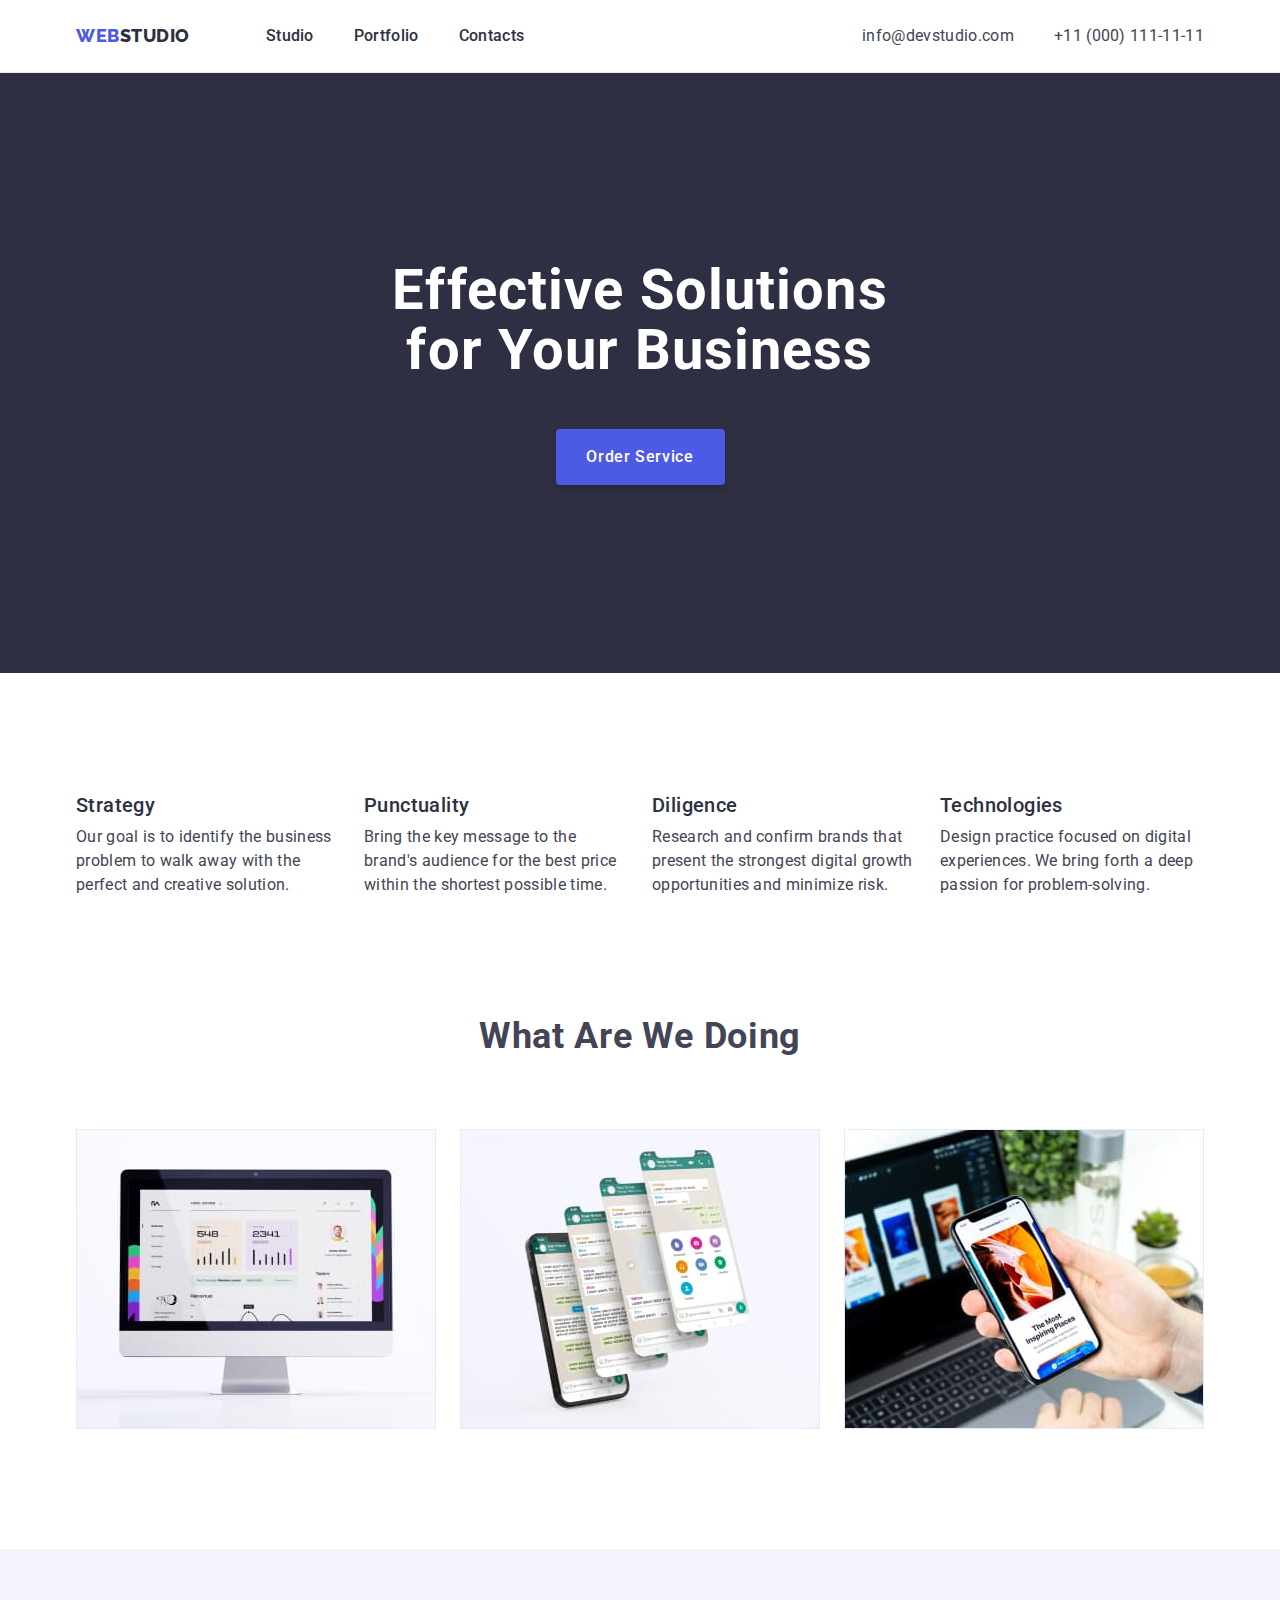
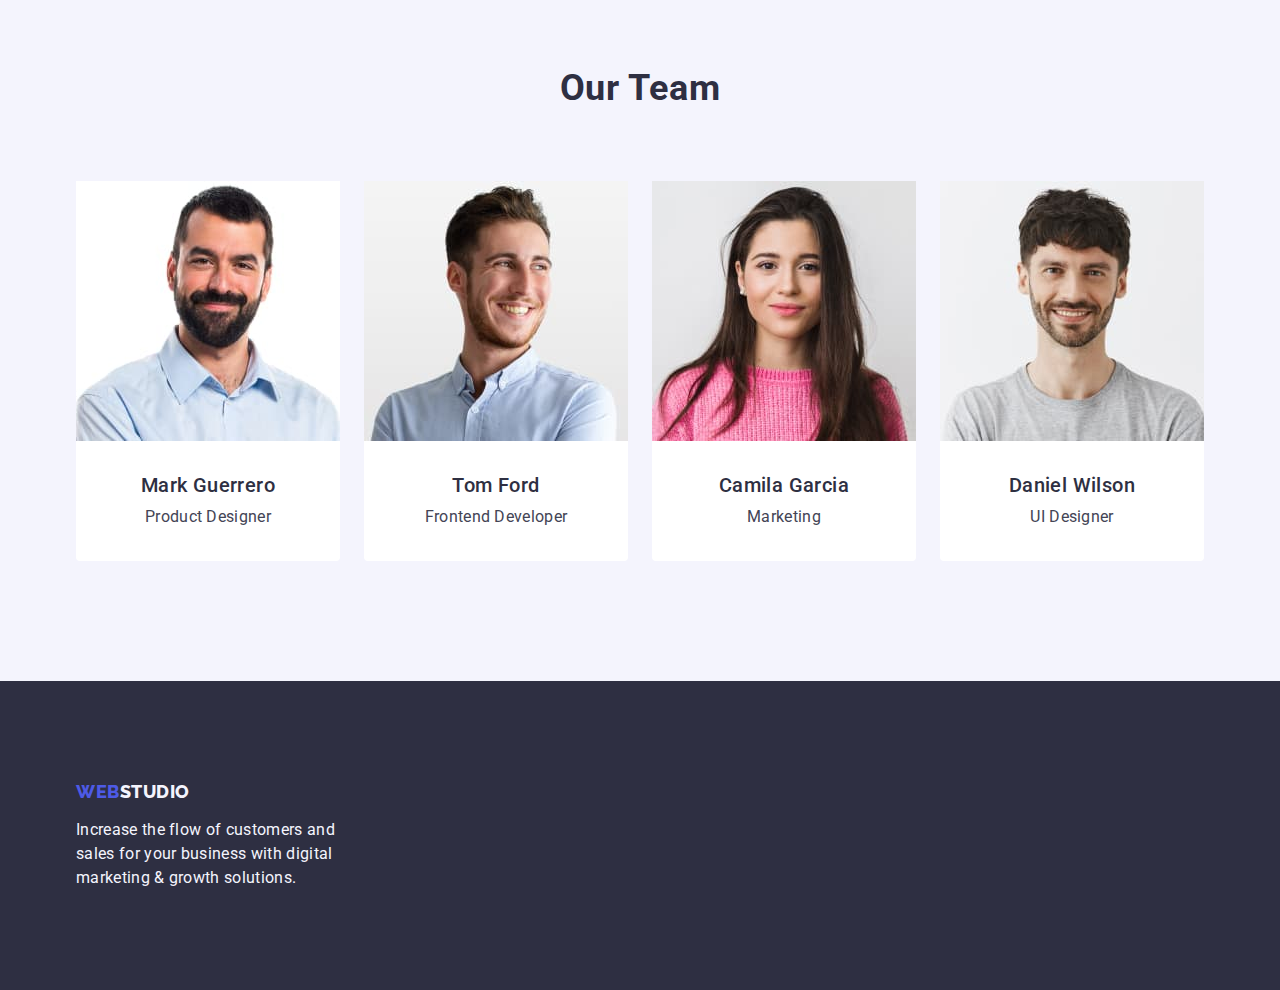
<file: index.html>
<!DOCTYPE html>
<html lang="en">
<head>
    <meta charset="UTF-8">
    <meta http-equiv="X-UA-Compatible" content="IE=edge">
    <meta name="viewport" content="width=device-width, initial-scale=1.0">
    <title>Web Studio</title>
    <link rel="stylesheet" href="https://cdnjs.cloudflare.com/ajax/libs/modern-normalize/1.1.0/modern-normalize.min.css">
    <link rel="preconnect" href="https://fonts.googleapis.com">
    <link rel="preconnect" href="https://fonts.gstatic.com" crossorigin>
    <link href="https://fonts.googleapis.com/css2?family=Raleway:wght@800&family=Roboto:wght@400;500;700;900&display=swap" rel="stylesheet">
    <link rel="stylesheet" href="./css/styles.css">
</head>
<body>
    <!-- header -->
    <header class="header-index">
        <div class="div-header container">
    <nav class="nav-header list">
        <a class="logo-web link" href="./index.html">Web<span class="logo-stu link">Studio</span></a>
    <ul class="menu list">
    <li><a class="menu-list link" href="./index.html">Studio</a></li>
    <li><a class="menu-list link" href="./portfolio.html">Portfolio</a></li>
    <li><a class="menu-list link" href="">Contacts</a></li>
    </ul>
    </nav>
    <address class="contact">
        <ul class="contact-container list">
            <li><a class="contact-list link" href="mailto:info@devstudio.com">info@devstudio.com</a></li>
            <li><a class="contact-list link" href="tel:+110001111111">+11 (000) 111-11-11</a></li>
        </ul>
    </address>
    </div>
    </header>
    <!-- main -->
    <main>
        <!-- section 1 -->
    <section class="hero">
        <div class="hero-content container">
        <h1 class="title-index">Effective Solutions
        for Your Business</h1>
        <button class="order-btn" type="button">Order Service</button>
        </div>
    </section>
        <!-- section 2 Features-->
    <section class="features-container"><div class="container">
        <h2 hidden class="hidden-features">Features</h2>
        <ul class="features-container-list list">
        <li  class="firstlist-features-container"><h3 class="title-features">Strategy</h3>
        <p class="small-text">Our goal is to identify the business
        problem to walk away with the perfect and creative solution. </p></li>
        <li class="firstlist-features-container"><h3 class="title-features">Punctuality</h3>
        <p class="small-text">Bring the key message to the brand's audience for the best price within the shortest possible time.</p></li>
        <li class="firstlist-features-container"><h3 class="title-features">Diligence</h3>
        <p class="small-text">Research and confirm brands that present the strongest digital growth opportunities and minimize risk.</p></li>
        <li class="firstlist-features-container"><h3 class="title-features">Technologies</h3>
        <p class="small-text">Design practice focused on digital experiences. We bring forth a deep passion for problem-solving.</p></li>
        </ul>
    </div>
    </section>
    <!-- section 3 What are we doing-->
        <section class="wawd-sec">
            <div class="container">
            <h2 class="wawd">What are we doing</h2>
            <ul class="wawd-list list">
        <li class="wawd-img"><img src="./images/rectangle.jpg" alt="monitor with statistics" width="360"/></li>
        <li class="wawd-img"><img src="./images/rectangle-71-1.jpg" alt="mobile browser tabs" width="360"/></li>
        <li class="wawd-img"><img src="./images/rectangle-71-2.jpg" alt="laptop and phone" width="360"/></li>
             </ul>
            </div>
        </section>

        <!-- section 4 Our Team-->
    <section class="our-team-sec">
        <div class="container">
        <h2 class="our-team">Our Team</h2>
        <ul class="our-team-list list">
        <li class="team-img team-li"><img src="./images/mark-guerrero.jpg" alt="bearded man in a shirt" width="264"/>
            <div class="name-position">
                <h3 class="title-name-team">Mark Guerrero</h3>
                <p class="small-text text-our-team">Product Designer</p>
            </div>
        </li>
        <li class="team-img team-li"><img src="./images/tom-ford.jpg" alt="the man in the shirt is smiling" width="264"/>
            <div class="name-position">
            <h3 class="title-name-team">Tom Ford</h3>
            <p class="small-text text-our-team">Frontend Developer</p>
        </div>
        </li>
        <li class="team-img team-li"><img src="./images/camila-garcia.jpg" alt="a girl in a pink sweater" width="264"/>
            <div class="name-position">
            <h3 class="title-name-team">Camila Garcia</h3>
            <p class="small-text text-our-team">Marketing</p>
        </div>
        </li>
        <li class="team-img team-li"><img src="./images/daniel-wilson.jpg" alt="a man in a t-shirt" width="264"/>
            <div class="name-position">
            <h3 class="title-name-team">Daniel Wilson</h3>
            <p class="small-text text-our-team">UI Designer</p>
        </div>
        </li>
        </ul>
    </div>
    </section>
</main>
<!-- footer -->
<footer class="footer-sec">
<div class="container">
    <a class="logo-web-foot link" href="./index.html">Web<span class="logo-stu-foot link">Studio</span></a>
    <p class="small-footer-text">Increase the flow of customers and sales for your business with digital marketing & growth solutions.</p>
</div>
</footer>
</body>
</html>
</file>
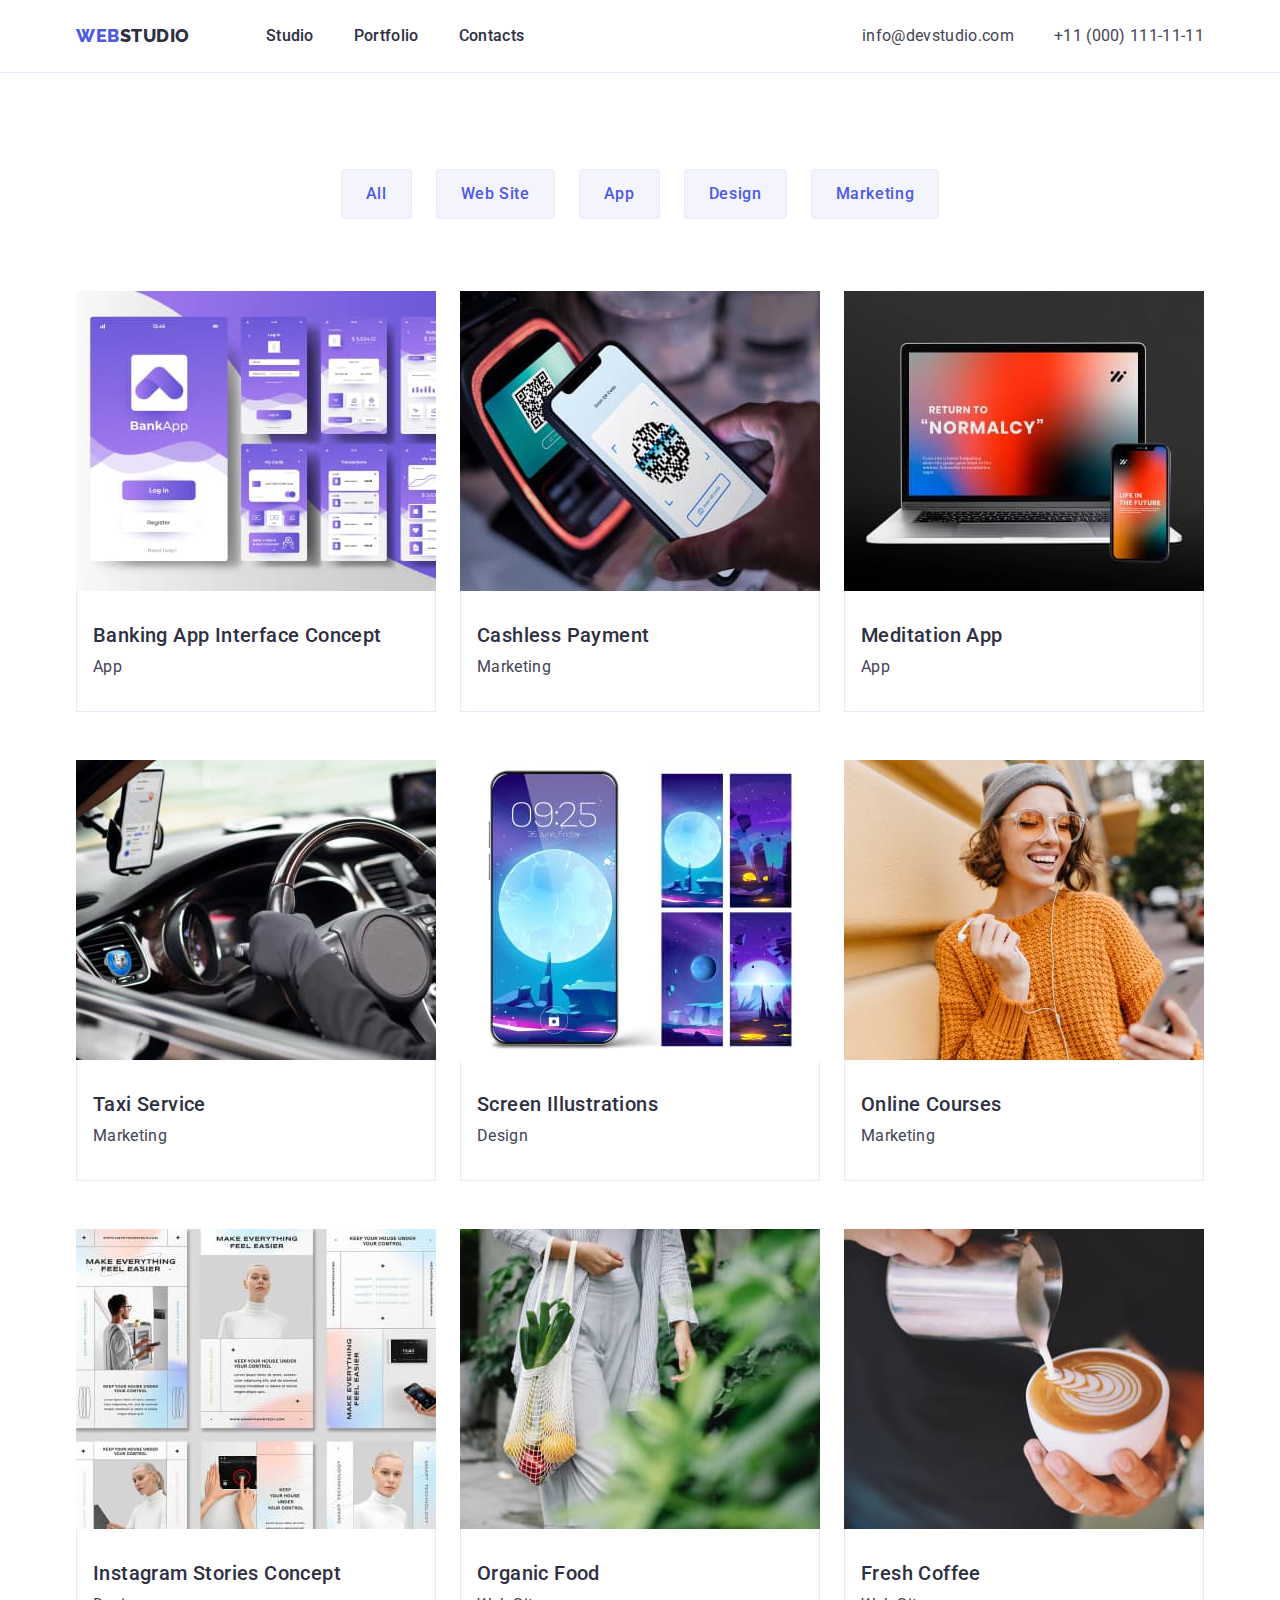
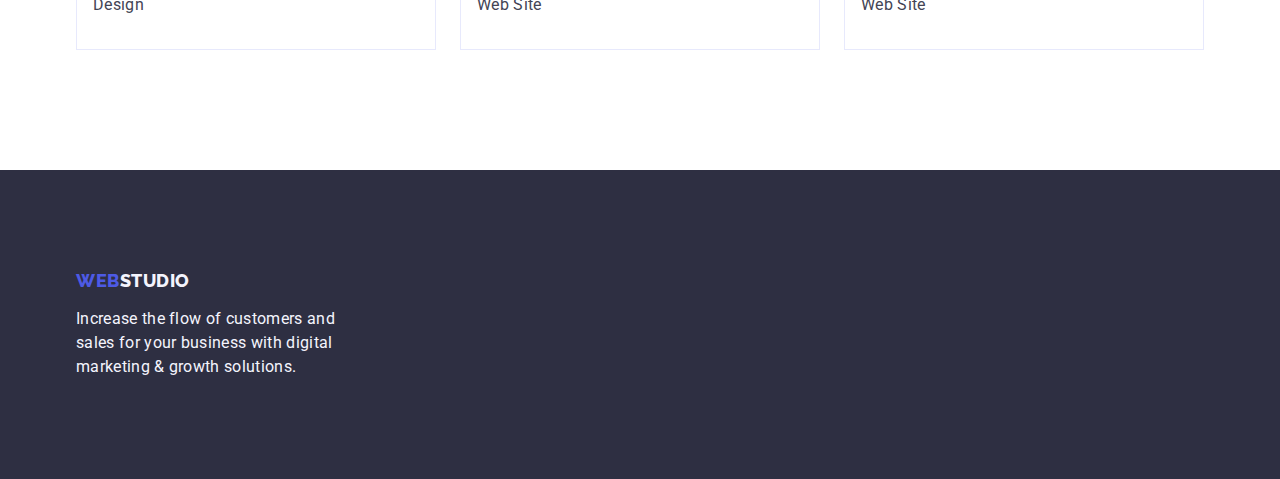
<file: portfolio.html>
<!DOCTYPE html>
<html lang="en">
<head>
    <meta charset="UTF-8">
    <meta http-equiv="X-UA-Compatible" content="IE=edge">
    <meta name="viewport" content="width=device-width, initial-scale=1.0">
    <title>Portfolio</title>
    <link rel="stylesheet" href="https://cdnjs.cloudflare.com/ajax/libs/modern-normalize/1.1.0/modern-normalize.min.css">
    <link rel="preconnect" href="https://fonts.googleapis.com">
    <link rel="preconnect" href="https://fonts.gstatic.com" crossorigin>
    <link href="https://fonts.googleapis.com/css2?family=Raleway:wght@800&family=Roboto:wght@400;500;700;900&display=swap" rel="stylesheet">
    <link rel="stylesheet" href="./css/styles.css">
</head>
<body>
    <!-- header -->
    <header class="header-portf">
        <div class="div-header-portf container">
        <nav class="nav-header list">
            <a class="logo-web link" href="./index.html">Web<span class="logo-stu link">Studio</span></a>
        <ul class="menu list">
        <li><a class="menu-list link" href="./index.html">Studio</a></li>
        <li><a class="menu-list link" href="./portfolio.html">Portfolio</a></li>
        <li><a class="menu-list link" href="">Contacts</a></li>
        </ul>
        </nav>
        <address class="contact">
            <ul class="contact-container list">
                <li><a class="contact-list link" href="mailto:info@devstudio.com">info@devstudio.com</a></li>
                <li><a class="contact-list link" href="tel:+110001111111">+11 (000) 111-11-11</a></li>
            </ul>
        </address>
        </div>
        </header>

<!-- navigation buttons --> 
<main>
    <section class="projects-container list">
    <div class="container">
    <h1 class="title-portfolio" hidden>Our Projects</h1>
    <ul class="btn-list list">
    <li><button class="nav-btn" type="button">All</button></li>
    <li><button class="nav-btn" type="button">Web Site</button></li>
    <li><button class="nav-btn" type="button">App</button></li>
    <li><button class="nav-btn" type="button">Design</button></li>
    <li><button class="nav-btn" type="button">Marketing</button></li>
    </ul>

<!-- list 1 -->
<ul class="content-list-portfolio list">
    <li class="sec-port-img link">
    <a href="" class="link">
        <img src="./images/portfolio/banking-app-interface-concept.jpg" alt="Banking App" width="360" height="300">
        <div class="div-content">
        <h2 class="title-portfolio">Banking App Interface Concept</h2>
        <p class="small-text">App</p>
    </div>
    </a>
    </li>
    <li class="sec-port-img link">
    <a href="" class="link">
        <img src="./images/portfolio/cashless-payment.jpg" alt="use a QR code" width="360" height="300">
        <div class="div-content">
        <h2 class="title-portfolio">Cashless Payment</h2>
        <p class="small-text">Marketing</p>
    </div>
    </a>
    </li>
    <li class="sec-port-img link">
    <a href="" class="link">
        <img src="./images/portfolio/meditation-app.jpg" alt="laptop and smartphone with the same image" width="360" height="300">
        <div class="div-content">
        <h2 class="title-portfolio">Meditation App</h2>
        <p class="small-text">App</p>
    </div>
    </a>
    </li>

<!-- list 2 -->

    <li class="sec-port-img link">
    <a href="" class="link">
        <img src="./images/portfolio/taxi-service.jpg" alt="driving a car" width="360" height="300">
        <div class="div-content">
        <h2 class="title-portfolio">Taxi Service</h2>
        <p class="small-text">Marketing</p>
    </div>
        </a>
        </li>
    <li class="sec-port-img link">
    <a href="" class="link">
        <img src="./images/portfolio/screen-illustrations.jpg" alt="phone theme" width="360" height="300">
        <div class="div-content">
        <h2 class="title-portfolio">Screen Illustrations</h2>
        <p class="small-text">Design</p>
    </div>
        </a>
        </li>
    <li class="sec-port-img link">
    <a href="" class="link">
        <img src="./images/portfolio/online-courses.jpg" alt="a girl in a sweater smiles and looks at the phone" width="360" height="300">
        <div class="div-content">
        <h2 class="title-portfolio">Online Courses</h2>
        <p class="small-text">Marketing</p>
    </div>
        </a>
        </li>

<!-- list 3 -->
    <li class="sec-port-img link">
        <a href="" class="link">
            <img src="./images/portfolio/iInstagram-stories-concept.jpg" alt="concept app tabs" width="360" height="300">
            <div class="div-content">
            <h2 class="title-portfolio">Instagram Stories Concept</h2>
            <p class="small-text">Design</p>
    </div>
    </a>
    </li>
    <li class="sec-port-img link">
        <a href="" class="link">
            <img src="./images/portfolio/organic-food.jpg" alt="girl with a bag of vegetables" width="360" height="300">
            <div class="div-content">
            <h2 class="title-portfolio">Organic Food</h2>
            <p class="small-text">Web Site</p>
    </div>
    </a>
    </li>
    <li class="sec-port-img link">
        <a href="" class="link">
            <img src="./images/portfolio/fresh-coffee.jpg" alt="barista makes coffee" width="360" height="300">
            <div class="div-content">
            <h2 class="title-portfolio">Fresh Coffee</h2>
            <p class="small-text">Web Site</p>
    </div>
    </a>
    </li>
</ul>
</div>
</section>
</main>

<!-- footer -->
<footer class="footer-sec">
<div class="container">
    <a class="logo-web-foot link" href="./index.html">Web<span class="logo-stu-foot link">Studio</span></a>
    <p class="small-footer-text">Increase the flow of customers and sales for your business with digital marketing & growth solutions.</p>
</div>
</footer>
</body>
</html>
</file>
<file: css/styles.css>
:root {
    --main-font-family: 'Roboto', sans-serif;
    --secondary-font-family: 'Raleway', sans-serif;
}
h1,h2,h3,h4,h5,h6,p {
    margin: 0;
}
ul {margin: 0;
    padding: 0;
}

.container {
    width: 1158px;
    margin: 0 auto;
    padding: 0 15px 0 15px;
}
.header-index {
    border-bottom: 1px solid #e7e9fc;
}
.div-header {
    display: flex;
    align-items: center;
}
.header-portf {
    border-bottom: 1px solid #e7e9fc
}
.div-header-portf {
    display: flex;
    align-items: center;
}
/* body */
body {font-family:var(--main-font-family);
    color: #434455;
    background-color:#FFFFFF;
}
/* def settings */
.link {text-decoration: none;
}
.list {text-decoration: none;
    padding-left: 0;
    margin: 0;

}

.contact {font-style: normal;
margin-left: auto;}
img {display: block}

/* hero */
.hero {background-color: #2e2f42;
    padding: 188px 0;}
.hero-content {
    

}
.title-index {
    font-family: var(--main-font-family);
    font-weight: 700; 
    font-size: 56px;
    line-height: 1.07;
    letter-spacing: 0.02em;
    color: #FFFFFF;
    text-align: center;
    margin-left: auto;
    margin-right: auto;
    background-color: #2E2F42;
    max-width: 496px;
    margin-bottom: 48px;
}

    /* contacts */
    .contact-list {
    font-family: var(--main-font-family);
    font-style: normal;
    font-weight: 400;
    font-size: 16px;
    line-height: 1.5;
    letter-spacing: 0.02em;
    color: #434455;
    }
    .contact-list:hover,
    .contact-list:focus {
        color: #404BBF;}

    /* menu list */
    .menu {display: flex;
        gap: 40px;
        margin: 0;
        padding: 0;
    }
    .list {
        list-style: none;
        margin: 0;
        padding: 0;
    }

    .menu-list {
    font-family: var(--main-font-family);
    font-weight: 500;
    font-size: 16px;
    line-height: 1.5;
    letter-spacing: 0.02em;
    color: #2E2F42;
    padding: 24px 0;
    display: block;

}
.menu-list:hover,
.menu-list:focus {
    color: #404BBF;
}
.nav-header {
    display: flex;
    align-items: center;
}
.contact-container {
    display: flex;
    gap: 40px;
}
/* order-btn, nav-btn */

.btn-list {
    display: flex;
    justify-content: center;
    gap: 24px;
    margin-bottom: 72px;
}

.order-btn {
font-family: var(--main-font-family);
font-weight: 500;
font-size: 16px;
line-height: 1.5;
display: block;
margin-left: auto;
margin-right: auto;
align-items: center;
letter-spacing: 0.04em;
color: #FFFFFF;
background-color: #4D5AE5;
box-shadow: 0px 4px 4px rgba(0, 0, 0, 0.15);
border-radius: 4px;
cursor: pointer;
border: 0;
min-width: 169px;
height: 56px;
border: none;
border-radius: 4px;
}
.order-btn:hover {background-color: #404BBF;}
.order-btn:focus {background-color: #404BBF;}

/* nav btn */
.nav-btn {
font-family: var(--main-font-family);
font-weight: 500;
font-size: 16px;
line-height: 1.5;
display: flex;
align-items: center;
letter-spacing: 0.04em;
background-color:#F4F4FD;
color: #4D5AE5;
cursor: pointer;
border: 0;
border-radius: 4px;
padding: 12px 24px;
border: 1px solid #e7e9fc;
}
.nav-btn:hover {
    background: #404BBF;
    color: #FFFFFF;
    border-radius: 4px;
    border: 1px solid transparent;
}

.nav-btn:focus {
    background: #404BBF;
    color: #FFFFFF;
    border-radius: 4px;
    border: 1px solid transparent;
}

/* content-list-portfolio */
.content-list-portfolio {
    display: flex;
    flex-wrap: wrap;
    column-gap: 24px;
    row-gap: 48px;
}
/* portfolio ul > li > div */
.div-content {
    padding: 32px 16px;
    border: 1px solid #e7e9fc;
    border-top: none;
}

/* sec2 */
.hidden-features {
    color:#2e2f42;
    margin-bottom: 8px;
}
.features-container {
    padding: 120px 0;
}
.features-container-list {
    display: flex;
    gap: 24px;}
.firstlist-features-container {
    width: calc((100% - 72px) / 4);
}

/* h3 What are we doing */
.wawd {
    font-family: var(--main-font-family);
    font-weight: 700;
    font-size: 36px;
    line-height: 1.11;
    letter-spacing: 0.02em;
    text-transform: capitalize;
    text-align: center;
   
    margin-bottom: 72px;
}
.wawd-list {
    display: flex;
    gap: 24px;
}
.wawd-sec {
    padding-bottom: 120px;

}
.wawd-img {
    display: flex;
    gap: 24px;
    width: 464px;
}

/* list4 Our Team */
.title-name-team {
    font-weight: 500;
    font-size: 20px;
    line-height: 1.2;
    letter-spacing: 0.02em;
    color: #2e2f42;
    text-align: center;
    margin-bottom: 8px;

}
.our-team {
    font-family: var(--main-font-family);
    font-weight: 700;
    font-size: 36px;
    line-height: 1.11;
    letter-spacing: 0.02em;
    text-transform: capitalize;
    text-align: center;
    color: #2e2f42;
    margin-bottom: 72px;
}
.our-team-sec {
    background-color: #F4F4FD;
    padding: 120px 0;

}
.team-img {
    background-color: #FFFFFF;
}
.our-team-list {
    display: flex;
    gap: 24px;

}
.team-li {
    border-radius: 0px 0px 4px 4px;
}
.name-position {
    padding: 32px 16px;
}
/* h2 */
.title-features {
    font-family: var(--main-font-family);
    font-weight: 500;
    font-size: 20px;
    line-height: 1.2;
    letter-spacing: 0.02em;
    color:#2e2f42;
    margin-bottom: 8px;
}
/* small-text p */
.small-text {
    font-family: var(--main-font-family);
    font-size: 16px;
    line-height: 1.5;
    letter-spacing: 0.02em;
    color: #434455;
    }     
.small-footer-text {
    font-family: var(--main-font-family);
    font-size: 16px;
    line-height: 1.5;
    letter-spacing: 0.02em;
    color: #F4F4FD;
    max-width: 264px;
}

.text-our-team {
    text-align: center;
    margin: 0;
}
/* logo */
.logo-web {
font-family: "Raleway", sans-serif;
font-style: normal;
font-weight: 800;
font-size: 18px;
line-height: 1.17;
display: flex;
align-items: center;
letter-spacing: 0.03em;
text-transform: uppercase;
text-decoration: none;
color: #4D5AE5;
margin-right: 76px;
}
.logo-stu {
font-family: 'Raleway', sans-serif;
font-style: normal;
font-weight: 800;
font-size: 18px;
line-height: 1.17;
display: flex;
align-items: center;
letter-spacing: 0.03em;
text-transform: uppercase;
text-decoration: none;
color: #2E2F42;
}

/* port-img */
.sec-port-img link {
font-family: var(--main-font-family);
font-weight: 500;
font-size: 20px;
line-height: 1.2;
letter-spacing: 0.02em;
width: calc((1440px - 48px) / 3);
}
/* title-portfolio */
.title-portfolio {
    font-weight: 500;
    font-size: 20px;
    line-height: 1.2;
    letter-spacing: 0.02em;
    color: #2e2f42;
    margin-bottom: 8px;
}

.projects-container {
    padding: 96px 0 120px;
}

/* footer */

.footer-sec {
    background-color: #2E2F42;
    padding: 100px 0;
}
.logo-web-foot {
    font-family: 'Raleway', sans-serif;
font-style: normal;
font-weight: 800;
font-size: 18px;
line-height: 1.17;
align-items: center;
letter-spacing: 0.03em;
text-transform: uppercase;
text-decoration: none;
color: #4D5AE5;
display: inline-block;
margin-bottom: 16px;
margin-right: 76px;
}
.logo-stu-foot {
    font-family: 'Raleway', sans-serif;
    font-style: normal;
    font-weight: 800;
    font-size: 18px;
    line-height: 1.17; 
    align-items: center;
    letter-spacing: 0.03em;
    text-transform: uppercase;
    text-decoration: none;
    color: #F4F4FD;
    
}
</file>
